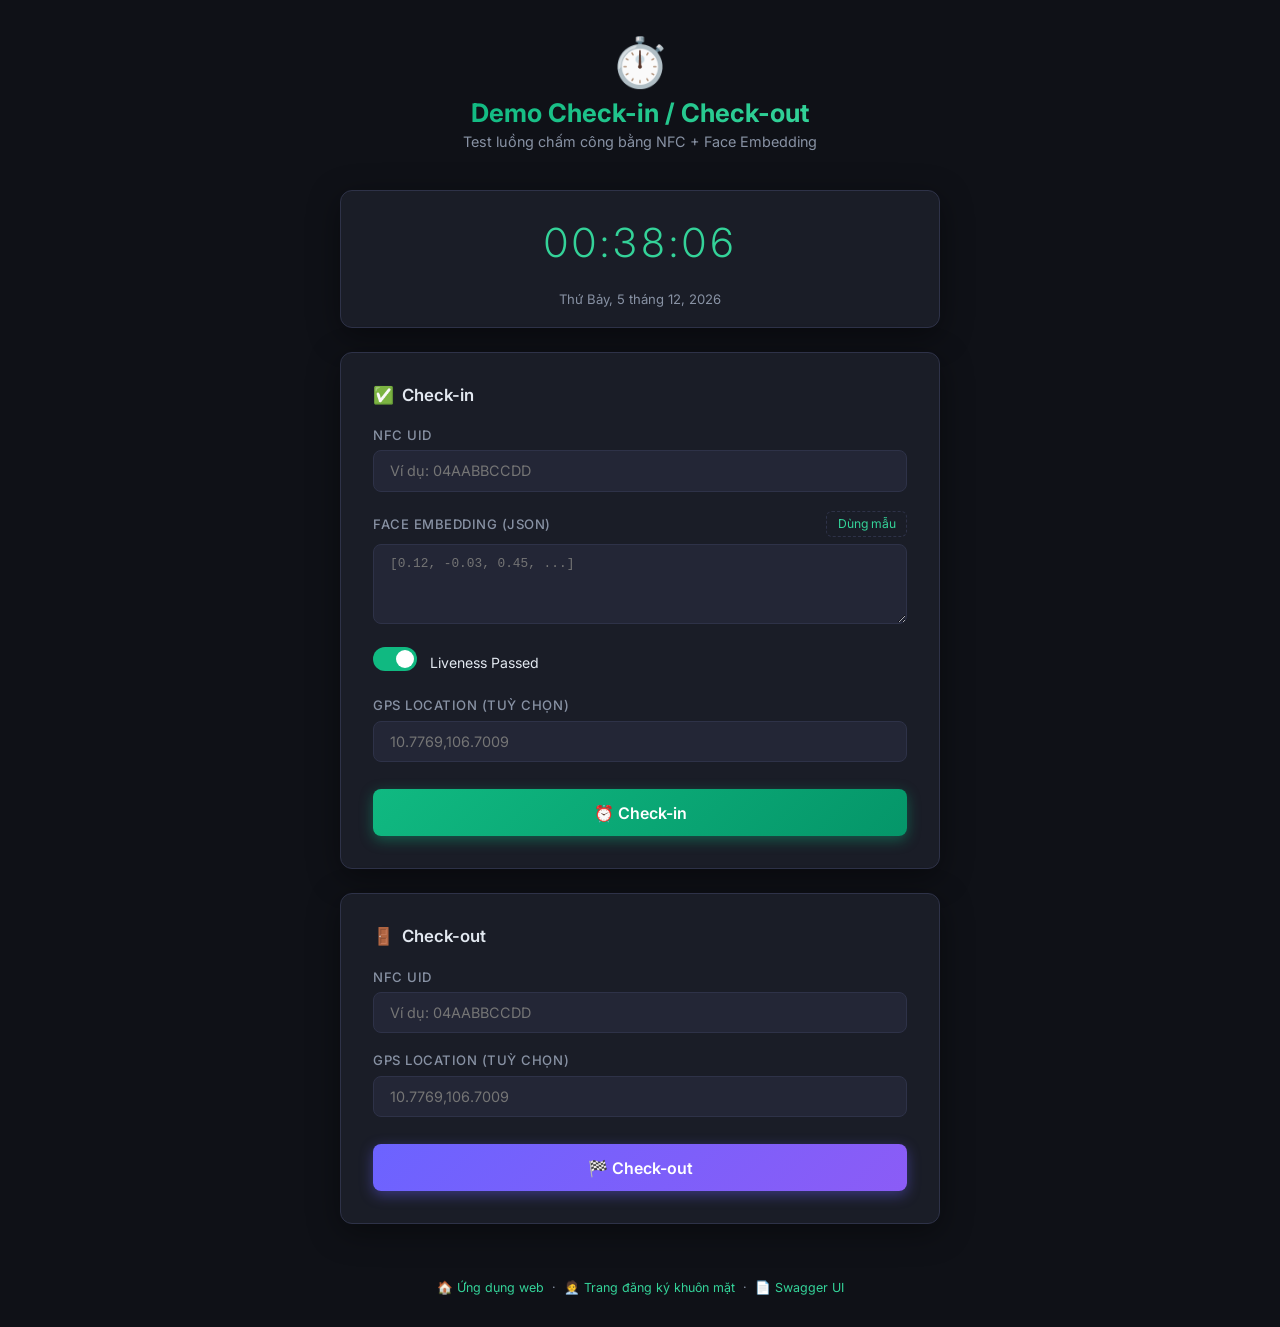
<file: src/main/resources/static/face-checkin.html>
<!DOCTYPE html>
<html lang="vi">
<head>
  <meta charset="UTF-8"/>
  <meta name="viewport" content="width=device-width, initial-scale=1.0"/>
  <title>Demo Check-in – Hệ thống Chấm công</title>
  <link rel="preconnect" href="https://fonts.googleapis.com"/>
  <link href="https://fonts.googleapis.com/css2?family=Inter:wght@300;400;500;600;700&display=swap" rel="stylesheet"/>
  <style>
    *, *::before, *::after { box-sizing: border-box; margin: 0; padding: 0; }

    :root {
      --bg: #0f1117;
      --surface: #1a1d27;
      --surface2: #232636;
      --border: #2e3248;
      --accent: #10b981;
      --accent2: #34d399;
      --error: #ef4444;
      --warn: #f59e0b;
      --text: #e2e8f0;
      --text-muted: #8892a4;
      --radius: 12px;
    }

    body {
      font-family: 'Inter', sans-serif;
      background: var(--bg);
      color: var(--text);
      min-height: 100vh;
      display: flex;
      flex-direction: column;
      align-items: center;
      padding: 2rem 1rem;
    }

    header { text-align: center; margin-bottom: 2.5rem; }
    header .logo { font-size: 3rem; margin-bottom: 0.4rem; }
    header h1 { font-size: 1.6rem; font-weight: 700; background: linear-gradient(135deg, var(--accent), var(--accent2)); -webkit-background-clip: text; -webkit-text-fill-color: transparent; }
    header p  { font-size: 0.9rem; color: var(--text-muted); margin-top: 0.3rem; }

    .card {
      background: var(--surface);
      border: 1px solid var(--border);
      border-radius: var(--radius);
      padding: 2rem;
      width: 100%;
      max-width: 600px;
      box-shadow: 0 8px 32px rgba(0,0,0,0.4);
      margin-bottom: 1.5rem;
      transition: box-shadow 0.3s;
    }
    .card:hover { box-shadow: 0 12px 40px rgba(16,185,129,0.12); }
    .card h2 { font-size: 1.05rem; font-weight: 600; margin-bottom: 1.4rem; display: flex; align-items: center; gap: 0.5rem; }

    .form-group { margin-bottom: 1.2rem; }
    label { display: block; font-size: 0.82rem; color: var(--text-muted); font-weight: 500; margin-bottom: 0.45rem; text-transform: uppercase; letter-spacing: 0.04em; }

    input, textarea, select {
      width: 100%;
      background: var(--surface2);
      border: 1px solid var(--border);
      border-radius: 8px;
      color: var(--text);
      font-family: inherit;
      font-size: 0.9rem;
      padding: 0.7rem 1rem;
      outline: none;
      transition: border-color 0.2s, box-shadow 0.2s;
    }
    input:focus, textarea:focus, select:focus {
      border-color: var(--accent);
      box-shadow: 0 0 0 3px rgba(16,185,129,0.15);
    }
    textarea { resize: vertical; min-height: 80px; font-size: 0.8rem; font-family: 'Courier New', monospace; }
    select option { background: var(--surface2); }

    .toggle-row { display: flex; align-items: center; gap: 0.8rem; }
    .toggle { position: relative; width: 44px; height: 24px; }
    .toggle input { opacity: 0; width: 0; height: 0; }
    .slider { position: absolute; inset: 0; background: var(--border); border-radius: 24px; transition: 0.3s; cursor: pointer; }
    .slider::before { content: ''; position: absolute; width: 18px; height: 18px; left: 3px; top: 3px; background: white; border-radius: 50%; transition: 0.3s; }
    input:checked + .slider { background: var(--accent); }
    input:checked + .slider::before { transform: translateX(20px); }
    .toggle-label { font-size: 0.88rem; color: var(--text); }

    .btn {
      width: 100%;
      padding: 0.85rem;
      border: none;
      border-radius: 8px;
      font-size: 1rem;
      font-weight: 600;
      cursor: pointer;
      transition: transform 0.15s, opacity 0.15s, box-shadow 0.2s;
      font-family: inherit;
      margin-top: 0.5rem;
    }
    .btn:hover { transform: translateY(-1px); opacity: 0.92; }
    .btn:active { transform: translateY(0); }
    .btn:disabled { opacity: 0.4; cursor: not-allowed; transform: none; }
    .btn-checkin  { background: linear-gradient(135deg, var(--accent), #059669); color: #fff; box-shadow: 0 4px 14px rgba(16,185,129,0.4); }
    .btn-checkout { background: linear-gradient(135deg, #6c63ff, #8b5cf6); color: #fff; box-shadow: 0 4px 14px rgba(108,99,255,0.4); }

    .sample-btn {
      background: none; border: 1px dashed var(--border); color: var(--accent2);
      border-radius: 6px; padding: 0.28rem 0.65rem; font-size: 0.76rem; cursor: pointer;
      font-family: inherit; transition: border-color 0.2s, background 0.2s;
    }
    .sample-btn:hover { background: rgba(52,211,153,0.08); border-color: var(--accent2); }

    .result-card {
      background: var(--surface2);
      border: 1px solid var(--border);
      border-radius: 10px;
      padding: 1.2rem;
      margin-top: 1.2rem;
      display: none;
      animation: fadeIn 0.3s ease;
    }
    .result-card.show { display: block; }
    .result-card.success { border-color: rgba(16,185,129,0.4); }
    .result-card.fail    { border-color: rgba(239,68,68,0.4); }

    .info-row { display: flex; justify-content: space-between; padding: 0.45rem 0; border-bottom: 1px solid var(--border); font-size: 0.86rem; }
    .info-row:last-child { border-bottom: none; }
    .info-label { color: var(--text-muted); }

    .status-chip {
      display: inline-flex; align-items: center; gap: 0.35rem;
      padding: 0.25rem 0.75rem; border-radius: 20px;
      font-size: 0.8rem; font-weight: 600;
    }
    .chip-success { background: rgba(16,185,129,0.15); color: #6ee7b7; border: 1px solid rgba(16,185,129,0.3); }
    .chip-late    { background: rgba(245,158,11,0.15);  color: #fcd34d; border: 1px solid rgba(245,158,11,0.3); }
    .chip-error   { background: rgba(239,68,68,0.15);   color: #fca5a5; border: 1px solid rgba(239,68,68,0.3); }

    .alert { padding: 0.85rem 1rem; border-radius: 8px; font-size: 0.88rem; margin-top: 1.1rem; display: none; animation: fadeIn 0.25s ease; }
    .alert.show { display: block; }
    .alert-error { background: rgba(239,68,68,0.12); border: 1px solid rgba(239,68,68,0.3); color: #fca5a5; }

    .time-display {
      text-align: center;
      font-size: 2.5rem;
      font-weight: 300;
      letter-spacing: 0.05em;
      color: var(--accent2);
      margin: 0.5rem 0 1.5rem;
      font-variant-numeric: tabular-nums;
    }

    @keyframes fadeIn { from { opacity: 0; transform: translateY(-6px); } to { opacity: 1; transform: translateY(0); } }

    .spinner { display: inline-block; width: 14px; height: 14px; border: 2px solid rgba(255,255,255,0.3); border-top-color: #fff; border-radius: 50%; animation: spin 0.7s linear infinite; vertical-align: middle; margin-right: 6px; }
    @keyframes spin { to { transform: rotate(360deg); } }

    footer { margin-top: 2rem; font-size: 0.78rem; color: var(--text-muted); text-align: center; }
    footer a { color: var(--accent2); text-decoration: none; }
    footer a:hover { text-decoration: underline; }
  </style>
</head>
<body>

<header>
  <div class="logo">⏱️</div>
  <h1>Demo Check-in / Check-out</h1>
  <p>Test luồng chấm công bằng NFC + Face Embedding</p>
</header>

<!-- Đồng hồ -->
<div class="card" style="text-align:center; padding: 1.2rem 2rem">
  <div class="time-display" id="clock">--:--:--</div>
  <div style="font-size:0.82rem;color:var(--text-muted)" id="dateLabel"></div>
</div>

<!-- Form Check-in -->
<div class="card">
  <h2><span>✅</span> Check-in</h2>

  <div class="form-group">
    <label for="nfcUid">NFC UID</label>
    <input id="nfcUid" type="text" placeholder="Ví dụ: 04AABBCCDD"/>
  </div>

  <div class="form-group">
    <label for="ciEmbedding" style="display:flex;justify-content:space-between;align-items:center">
      Face Embedding (JSON)
      <button class="sample-btn" onclick="fillEmbedding('ciEmbedding')">Dùng mẫu</button>
    </label>
    <textarea id="ciEmbedding" placeholder='[0.12, -0.03, 0.45, ...]'></textarea>
  </div>

  <div class="form-group">
    <div class="toggle-row">
      <label class="toggle">
        <input type="checkbox" id="liveness" checked/>
        <span class="slider"></span>
      </label>
      <span class="toggle-label">Liveness Passed</span>
    </div>
  </div>

  <div class="form-group">
    <label for="locationGps">GPS Location (tuỳ chọn)</label>
    <input id="locationGps" type="text" placeholder="10.7769,106.7009"/>
  </div>

  <button id="btnCheckIn" class="btn btn-checkin" onclick="doCheckIn()">⏰ Check-in</button>

  <div id="ciResult" class="result-card"></div>
  <div id="ciAlert" class="alert alert-error"></div>
</div>

<!-- Form Check-out -->
<div class="card">
  <h2><span>🚪</span> Check-out</h2>

  <div class="form-group">
    <label for="coNfcUid">NFC UID</label>
    <input id="coNfcUid" type="text" placeholder="Ví dụ: 04AABBCCDD"/>
  </div>

  <div class="form-group">
    <label for="coLocationGps">GPS Location (tuỳ chọn)</label>
    <input id="coLocationGps" type="text" placeholder="10.7769,106.7009"/>
  </div>

  <button id="btnCheckOut" class="btn btn-checkout" onclick="doCheckOut()">🏁 Check-out</button>

  <div id="coResult" class="result-card"></div>
  <div id="coAlert" class="alert alert-error"></div>
</div>

<footer>
  <a href="/app.html">🏠 Ứng dụng web</a> &nbsp;·&nbsp;
  <a href="/face-register.html">🧑‍💼 Trang đăng ký khuôn mặt</a> &nbsp;·&nbsp;
  <a href="/swagger-ui/index.html" target="_blank">📄 Swagger UI</a>
</footer>

<script>
  const API = '';

  function apiHeaders() {
    const h = { 'Content-Type': 'application/json' };
    const t = localStorage.getItem('accessToken');
    if (t) h['Authorization'] = 'Bearer ' + t;
    return h;
  }

  // Clock
  function updateClock() {
    const now = new Date();
    document.getElementById('clock').textContent = now.toLocaleTimeString('vi-VN');
    document.getElementById('dateLabel').textContent = now.toLocaleDateString('vi-VN', { weekday: 'long', year: 'numeric', month: 'long', day: 'numeric' });
  }
  updateClock();
  setInterval(updateClock, 1000);

  function fillEmbedding(id) {
    const arr = Array.from({length: 128}, () => (Math.random() * 2 - 1).toFixed(4));
    document.getElementById(id).value = '[' + arr.join(', ') + ']';
  }

  function showAlert(id, msg) {
    const el = document.getElementById(id);
    el.textContent = msg;
    el.className = 'alert alert-error show';
    setTimeout(() => el.classList.remove('show'), 7000);
  }

  function renderResult(divId, data) {
    const el = document.getElementById(divId);
    const statusClass = data.status === 'LATE' ? 'chip-late' : 'chip-success';
    el.innerHTML = `
      <div class="info-row"><span class="info-label">Nhân viên</span><span>${data.fullName} (${data.employeeCode})</span></div>
      <div class="info-row"><span class="info-label">Check-in</span><span>${data.checkIn ? new Date(data.checkIn).toLocaleString('vi-VN') : '–'}</span></div>
      <div class="info-row"><span class="info-label">Check-out</span><span>${data.checkOut ? new Date(data.checkOut).toLocaleString('vi-VN') : '–'}</span></div>
      <div class="info-row"><span class="info-label">Trạng thái</span><span class="status-chip ${statusClass}">${data.status}</span></div>
      <div class="info-row"><span class="info-label">Phương thức</span><span>${data.verifyMethod}</span></div>
    `;
    el.className = 'result-card show success';
  }

  async function doCheckIn() {
    const nfcUid = document.getElementById('nfcUid').value.trim();
    const emb    = document.getElementById('ciEmbedding').value.trim();
    const liveness = document.getElementById('liveness').checked;
    const loc      = document.getElementById('locationGps').value.trim();

    if (!nfcUid) { showAlert('ciAlert', 'Vui lòng nhập NFC UID'); return; }

    document.getElementById('ciResult').classList.remove('show');
    document.getElementById('ciAlert').classList.remove('show');

    const btn = document.getElementById('btnCheckIn');
    btn.disabled = true;
    btn.innerHTML = '<span class="spinner"></span>Đang xử lý...';

    const body = {
      nfcUid,
      faceEmbeddingJson: emb || null,
      livenessPassed: liveness,
      locationGps: loc || null,
      verifyMethod: 'NFC_FACE'
    };

    try {
      const res = await fetch(`${API}/api/attendance/check-in`, {
        method: 'POST',
        headers: apiHeaders(),
        body: JSON.stringify(body)
      });
      const data = await res.json();
      if (!res.ok) { showAlert('ciAlert', data.error || data.message || 'Lỗi khi check-in'); return; }
      renderResult('ciResult', data);
    } catch (e) {
      showAlert('ciAlert', 'Lỗi kết nối: ' + e.message);
    } finally {
      btn.disabled = false;
      btn.innerHTML = '⏰ Check-in';
    }
  }

  async function doCheckOut() {
    const nfcUid = document.getElementById('coNfcUid').value.trim();
    const loc     = document.getElementById('coLocationGps').value.trim();

    if (!nfcUid) { showAlert('coAlert', 'Vui lòng nhập NFC UID'); return; }

    document.getElementById('coResult').classList.remove('show');
    document.getElementById('coAlert').classList.remove('show');

    const btn = document.getElementById('btnCheckOut');
    btn.disabled = true;
    btn.innerHTML = '<span class="spinner"></span>Đang xử lý...';

    const body = {
      nfcUid,
      locationGps: loc || null
    };

    try {
      const res = await fetch(`${API}/api/attendance/check-out`, {
        method: 'POST',
        headers: apiHeaders(),
        body: JSON.stringify(body)
      });
      const data = await res.json();
      if (!res.ok) { showAlert('coAlert', data.error || data.message || 'Lỗi khi check-out'); return; }
      renderResult('coResult', data);
    } catch (e) {
      showAlert('coAlert', 'Lỗi kết nối: ' + e.message);
    } finally {
      btn.disabled = false;
      btn.innerHTML = '🏁 Check-out';
    }
  }
</script>
</body>
</html>
</file>
